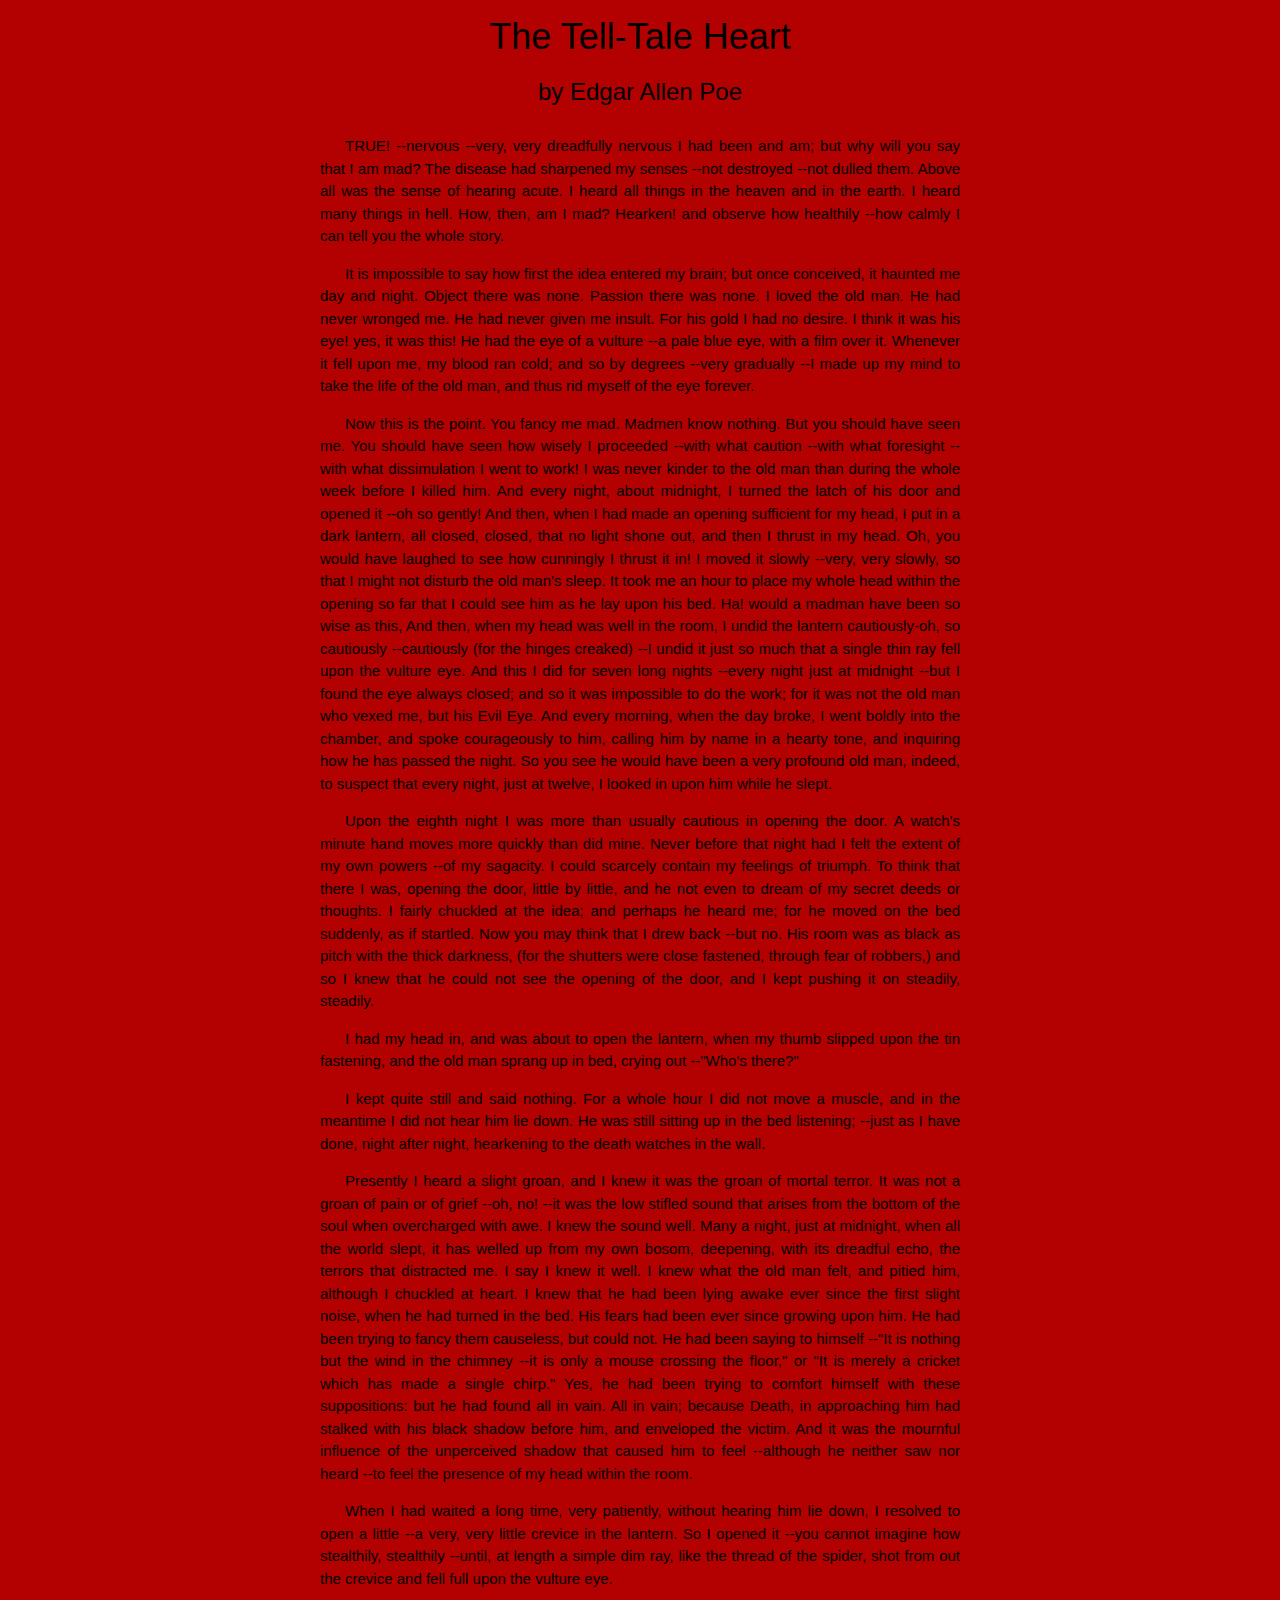
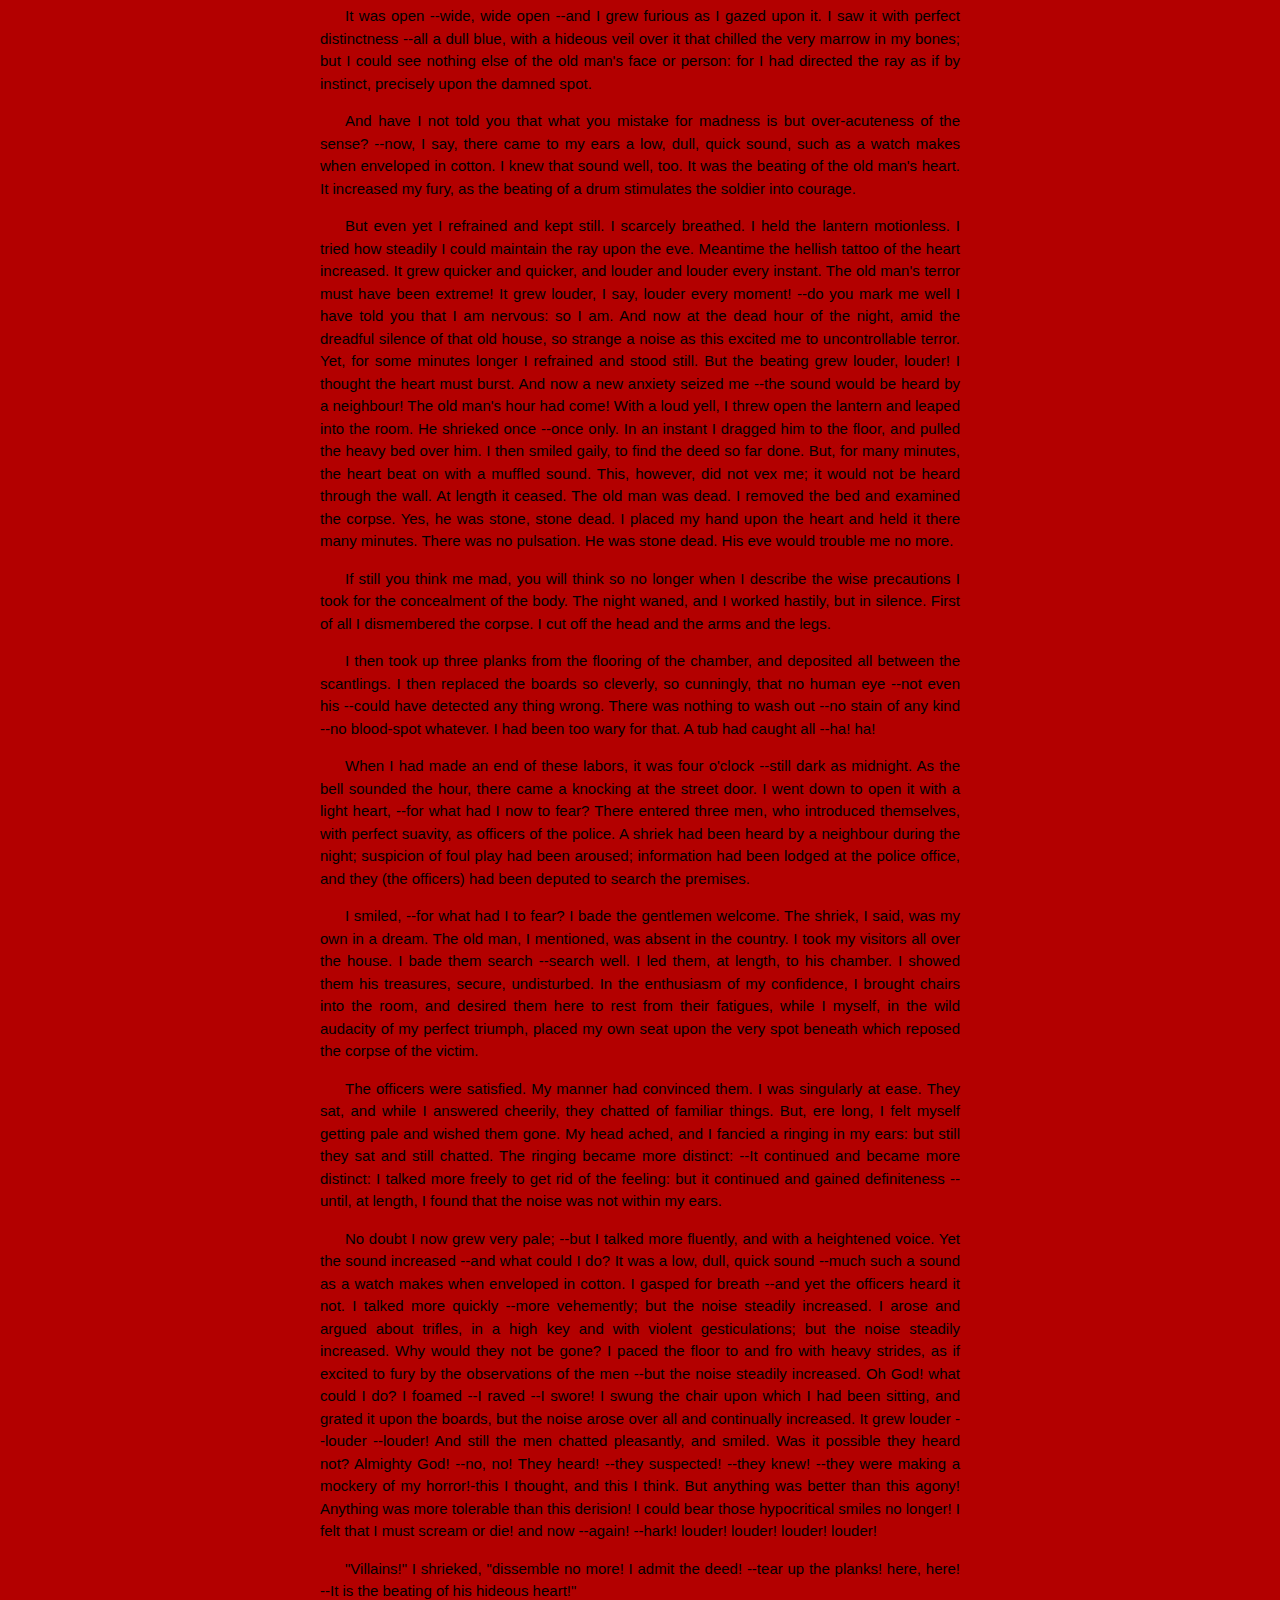
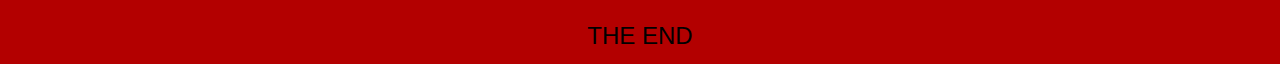
<file: core-interaction/deepattention/index.html>
<!doctype html>
<html>
  <head>
    <title>Deep Attention</title>
    <link rel= "stylesheet" href= "styles.css"/>
    <link href="https://fonts.googleapis.com/css?family=Crimson+Text" rel="stylesheet">
    <link rel="stylesheet" href="https://www.w3schools.com/w3css/4/w3.css">
  </head>
  <body>
    <div class="w3-container w3-center w3-animate-top">
      <h1>The Tell-Tale Heart</h1>
      <h3>by Edgar Allen Poe</h3>
    </div>
    <div>
      <p>TRUE! --nervous --very, very dreadfully nervous I had been and am; but why will you say that I am mad? The disease had sharpened my senses --not destroyed --not dulled them. Above all was the sense of hearing acute. I heard all things in the heaven and in the earth. I heard many things in hell. How, then, am I mad? Hearken! and observe how healthily --how calmly I can tell you the whole story.</p>
      <p>It is impossible to say how first the idea entered my brain; but once conceived, it haunted me day and night. Object there was none. Passion there was none. I loved the old man. He had never wronged me. He had never given me insult. For his gold I had no desire. I think it was his eye! yes, it was this! He had the eye of a vulture --a pale blue eye, with a film over it. Whenever it fell upon me, my blood ran cold; and so by degrees --very gradually --I made up my mind to take the life of the old man, and thus rid myself of the eye forever.</p>
      <p>Now this is the point. You fancy me mad. Madmen know nothing. But you should have seen me. You should have seen how wisely I proceeded --with what caution --with what foresight --with what dissimulation I went to work! I was never kinder to the old man than during the whole week before I killed him. And every night, about midnight, I turned the latch of his door and opened it --oh so gently! And then, when I had made an opening sufficient for my head, I put in a dark lantern, all closed, closed, that no light shone out, and then I thrust in my head. Oh, you would have laughed to see how cunningly I thrust it in! I moved it slowly --very, very slowly, so that I might not disturb the old man's sleep. It took me an hour to place my whole head within the opening so far that I could see him as he lay upon his bed. Ha! would a madman have been so wise as this, And then, when my head was well in the room, I undid the lantern cautiously-oh, so cautiously --cautiously (for the hinges creaked) --I undid it just so much that a single thin ray fell upon the vulture eye. And this I did for seven long nights --every night just at midnight --but I found the eye always closed; and so it was impossible to do the work; for it was not the old man who vexed me, but his Evil Eye. And every morning, when the day broke, I went boldly into the chamber, and spoke courageously to him, calling him by name in a hearty tone, and inquiring how he has passed the night. So you see he would have been a very profound old man, indeed, to suspect that every night, just at twelve, I looked in upon him while he slept.</p>
      <p>Upon the eighth night I was more than usually cautious in opening the door. A watch's minute hand moves more quickly than did mine. Never before that night had I felt the extent of my own powers --of my sagacity. I could scarcely contain my feelings of triumph. To think that there I was, opening the door, little by little, and he not even to dream of my secret deeds or thoughts. I fairly chuckled at the idea; and perhaps he heard me; for he moved on the bed suddenly, as if startled. Now you may think that I drew back --but no. His room was as black as pitch with the thick darkness, (for the shutters were close fastened, through fear of robbers,) and so I knew that he could not see the opening of the door, and I kept pushing it on steadily, steadily.</p>
      <p>I had my head in, and was about to open the lantern, when my thumb slipped upon the tin fastening, and the old man sprang up in bed, crying out --"Who's there?"</p>
      <p>I kept quite still and said nothing. For a whole hour I did not move a muscle, and in the meantime I did not hear him lie down. He was still sitting up in the bed listening; --just as I have done, night after night, hearkening to the death watches in the wall.</p>
      <p>Presently I heard a slight groan, and I knew it was the groan of mortal terror. It was not a groan of pain or of grief --oh, no! --it was the low stifled sound that arises from the bottom of the soul when overcharged with awe. I knew the sound well. Many a night, just at midnight, when all the world slept, it has welled up from my own bosom, deepening, with its dreadful echo, the terrors that distracted me. I say I knew it well. I knew what the old man felt, and pitied him, although I chuckled at heart. I knew that he had been lying awake ever since the first slight noise, when he had turned in the bed. His fears had been ever since growing upon him. He had been trying to fancy them causeless, but could not. He had been saying to himself --"It is nothing but the wind in the chimney --it is only a mouse crossing the floor," or "It is merely a cricket which has made a single chirp." Yes, he had been trying to comfort himself with these suppositions: but he had found all in vain. All in vain; because Death, in approaching him had stalked with his black shadow before him, and enveloped the victim. And it was the mournful influence of the unperceived shadow that caused him to feel --although he neither saw nor heard --to feel the presence of my head within the room.</p>
      <p>When I had waited a long time, very patiently, without hearing him lie down, I resolved to open a little --a very, very little crevice in the lantern. So I opened it --you cannot imagine how stealthily, stealthily --until, at length a simple dim ray, like the thread of the spider, shot from out the crevice and fell full upon the vulture eye.</p>
      <p>It was open --wide, wide open --and I grew furious as I gazed upon it. I saw it with perfect distinctness --all a dull blue, with a hideous veil over it that chilled the very marrow in my bones; but I could see nothing else of the old man's face or person: for I had directed the ray as if by instinct, precisely upon the damned spot.</p>
      <p>And have I not told you that what you mistake for madness is but over-acuteness of the sense? --now, I say, there came to my ears a low, dull, quick sound, such as a watch makes when enveloped in cotton. I knew that sound well, too. It was the beating of the old man's heart. It increased my fury, as the beating of a drum stimulates the soldier into courage.</p>
      <p>But even yet I refrained and kept still. I scarcely breathed. I held the lantern motionless. I tried how steadily I could maintain the ray upon the eve. Meantime the hellish tattoo of the heart increased. It grew quicker and quicker, and louder and louder every instant. The old man's terror must have been extreme! It grew louder, I say, louder every moment! --do you mark me well I have told you that I am nervous: so I am. And now at the dead hour of the night, amid the dreadful silence of that old house, so strange a noise as this excited me to uncontrollable terror. Yet, for some minutes longer I refrained and stood still. But the beating grew louder, louder! I thought the heart must burst. And now a new anxiety seized me --the sound would be heard by a neighbour! The old man's hour had come! With a loud yell, I threw open the lantern and leaped into the room. He shrieked once --once only. In an instant I dragged him to the floor, and pulled the heavy bed over him. I then smiled gaily, to find the deed so far done. But, for many minutes, the heart beat on with a muffled sound. This, however, did not vex me; it would not be heard through the wall. At length it ceased. The old man was dead. I removed the bed and examined the corpse. Yes, he was stone, stone dead. I placed my hand upon the heart and held it there many minutes. There was no pulsation. He was stone dead. His eve would trouble me no more.</p>
      <p>If still you think me mad, you will think so no longer when I describe the wise precautions I took for the concealment of the body. The night waned, and I worked hastily, but in silence. First of all I dismembered the corpse. I cut off the head and the arms and the legs.</p>
      <p>I then took up three planks from the flooring of the chamber, and deposited all between the scantlings. I then replaced the boards so cleverly, so cunningly, that no human eye --not even his --could have detected any thing wrong. There was nothing to wash out --no stain of any kind --no blood-spot whatever. I had been too wary for that. A tub had caught all --ha! ha!</p>
      <p>When I had made an end of these labors, it was four o'clock --still dark as midnight. As the bell sounded the hour, there came a knocking at the street door. I went down to open it with a light heart, --for what had I now to fear? There entered three men, who introduced themselves, with perfect suavity, as officers of the police. A shriek had been heard by a neighbour during the night; suspicion of foul play had been aroused; information had been lodged at the police office, and they (the officers) had been deputed to search the premises.</p>
      <p>I smiled, --for what had I to fear? I bade the gentlemen welcome. The shriek, I said, was my own in a dream. The old man, I mentioned, was absent in the country. I took my visitors all over the house. I bade them search --search well. I led them, at length, to his chamber. I showed them his treasures, secure, undisturbed. In the enthusiasm of my confidence, I brought chairs into the room, and desired them here to rest from their fatigues, while I myself, in the wild audacity of my perfect triumph, placed my own seat upon the very spot beneath which reposed the corpse of the victim.</p>
      <p>The officers were satisfied. My manner had convinced them. I was singularly at ease. They sat, and while I answered cheerily, they chatted of familiar things. But, ere long, I felt myself getting pale and wished them gone. My head ached, and I fancied a ringing in my ears: but still they sat and still chatted. The ringing became more distinct: --It continued and became more distinct: I talked more freely to get rid of the feeling: but it continued and gained definiteness --until, at length, I found that the noise was not within my ears.</p>
      <p>No doubt I now grew very pale; --but I talked more fluently, and with a heightened voice. Yet the sound increased --and what could I do? It was a low, dull, quick sound --much such a sound as a watch makes when enveloped in cotton. I gasped for breath --and yet the officers heard it not. I talked more quickly --more vehemently; but the noise steadily increased. I arose and argued about trifles, in a high key and with violent gesticulations; but the noise steadily increased. Why would they not be gone? I paced the floor to and fro with heavy strides, as if excited to fury by the observations of the men --but the noise steadily increased. Oh God! what could I do? I foamed --I raved --I swore! I swung the chair upon which I had been sitting, and grated it upon the boards, but the noise arose over all and continually increased. It grew louder --louder --louder! And still the men chatted pleasantly, and smiled. Was it possible they heard not? Almighty God! --no, no! They heard! --they suspected! --they knew! --they were making a mockery of my horror!-this I thought, and this I think. But anything was better than this agony! Anything was more tolerable than this derision! I could bear those hypocritical smiles no longer! I felt that I must scream or die! and now --again! --hark! louder! louder! louder! louder!</p>
      <p>"Villains!" I shrieked, "dissemble no more! I admit the deed! --tear up the planks! here, here! --It is the beating of his hideous heart!"</p>
    </div>
    <h3>THE END</h3>
  </body>
</html>
</file>
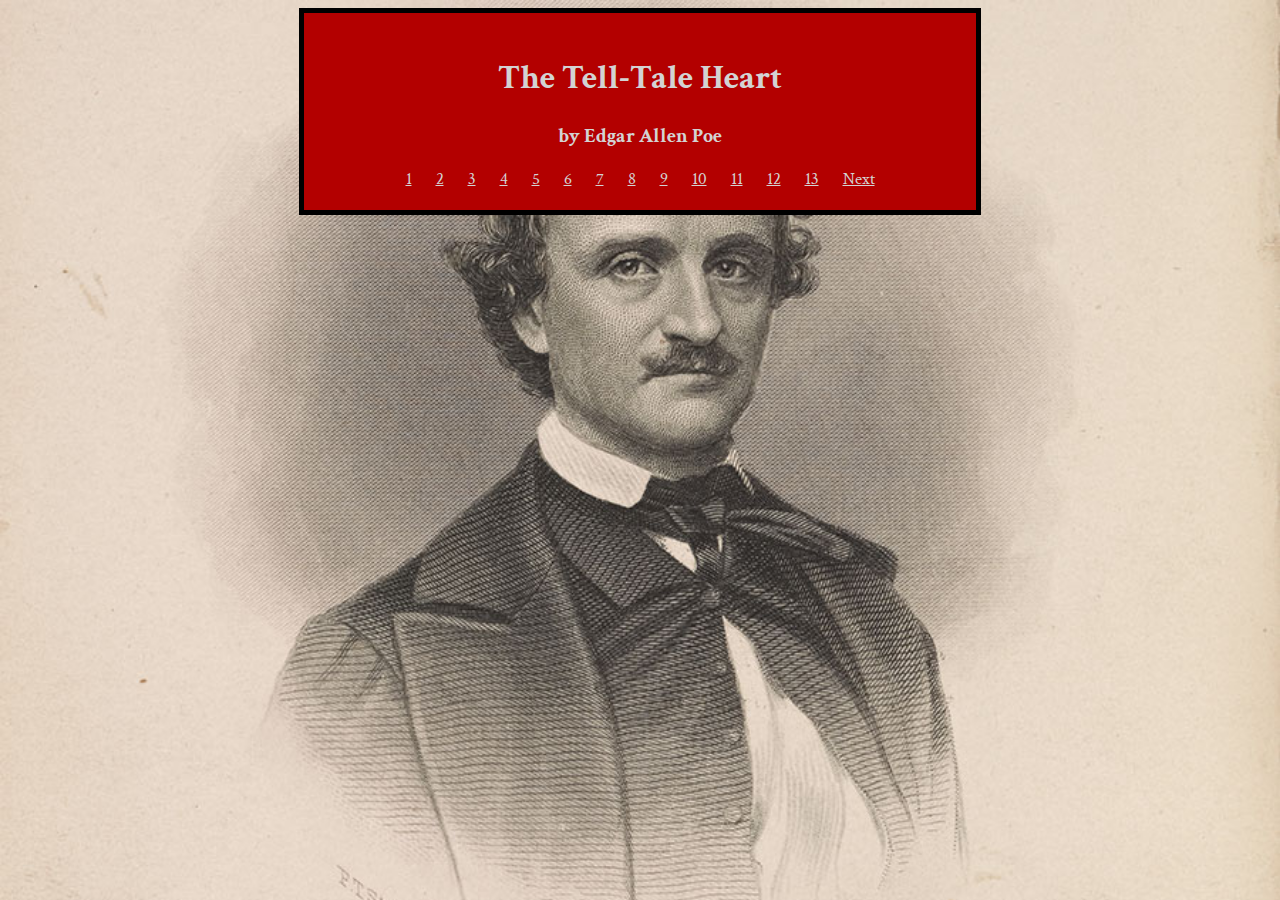
<file: core-interaction/hyperattention/index.html>
<!doctype html>
<html>
<head>
  <title>Hyper Attention</title>
  <link rel= "stylesheet" href= "styles.css"/>
  <link href="https://fonts.googleapis.com/css?family=Crimson+Text" rel="stylesheet">
  <style>
    body{
      background-image: url("pictures/edgarallenpoe.jpg");
      background-size: 100%;
    }
  </style>
</head>
<body>
  <div>
    <h1>The Tell-Tale Heart</h1>
    <h3>by Edgar Allen Poe</h3>
      <a href="index.html">1</a>
      <a href="1.html">2</a>
      <a href="2.html">3</a>
      <a href="3.html">4</a>
      <a href="4.html">5</a>
      <a href="5.html">6</a>
      <a href="6.html">7</a>
      <a href="7.html">8</a>
      <a href="8.html">9</a>
      <a href="9.html">10</a>
      <a href="10.html">11</a>
      <a href="11.html">12</a>
      <a href="12.html">13</a>
      <a href="1.html">Next</a>
  </div>
</body>
</html>
</file>
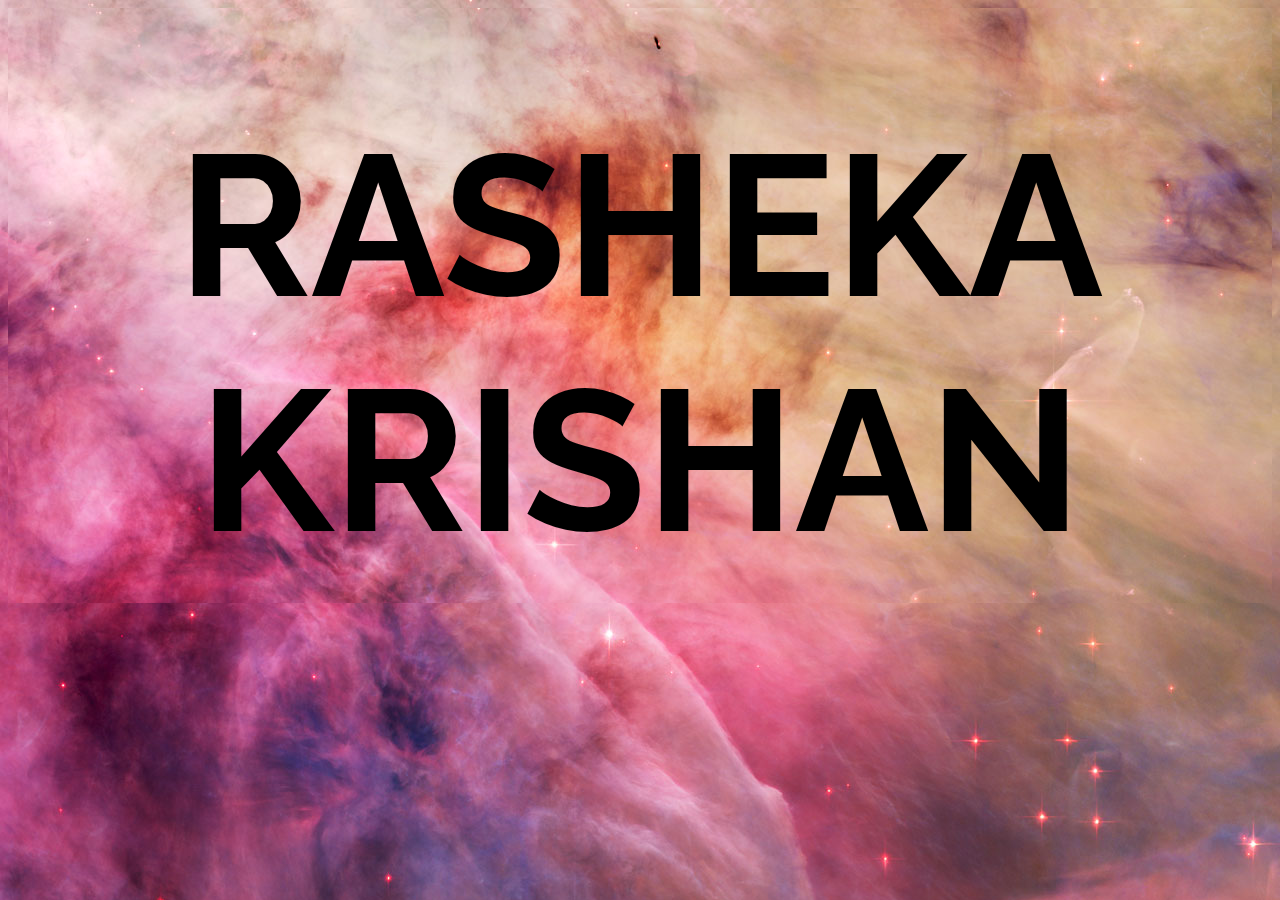
<file: core-interaction/Portfolio/index.html>
<!DOCTYPE HTML>
<html lang="en">
    <head>
        <meta charset="utf-8">
        <meta name="description" content="A page for exploring basic HTML documents">
        <title>Portfolio Site</title>
        <link href="https://fonts.googleapis.com/css?family=Raleway" rel="stylesheet">
        <style>
        	html, body{
			    font-family: 'Raleway', sans-serif;
        		background-image: url("descargar-fondos-de-pantalla-nebulosa.jpg")
        	}

        	h1 {
			    margin: 0 !important;
			    font-size: 200px;
			    text-align: center;
			    padding-top: 100px;
			    padding-bottom: 25px;
			}

        	a {
			    display: inline-block;
			    color: black;
			    text-decoration: none;
			}

			a:hover {
				text-shadow: 2px 10px 5px #323299;
			    color: #098CDE;
			}
        </style>
    </head>
    <body>
        <h1> <a href="portfolio.html">RASHEKA KRISHAN</a> </h1>
    </body>
<!DOCTYPE html>
</html>
</file>
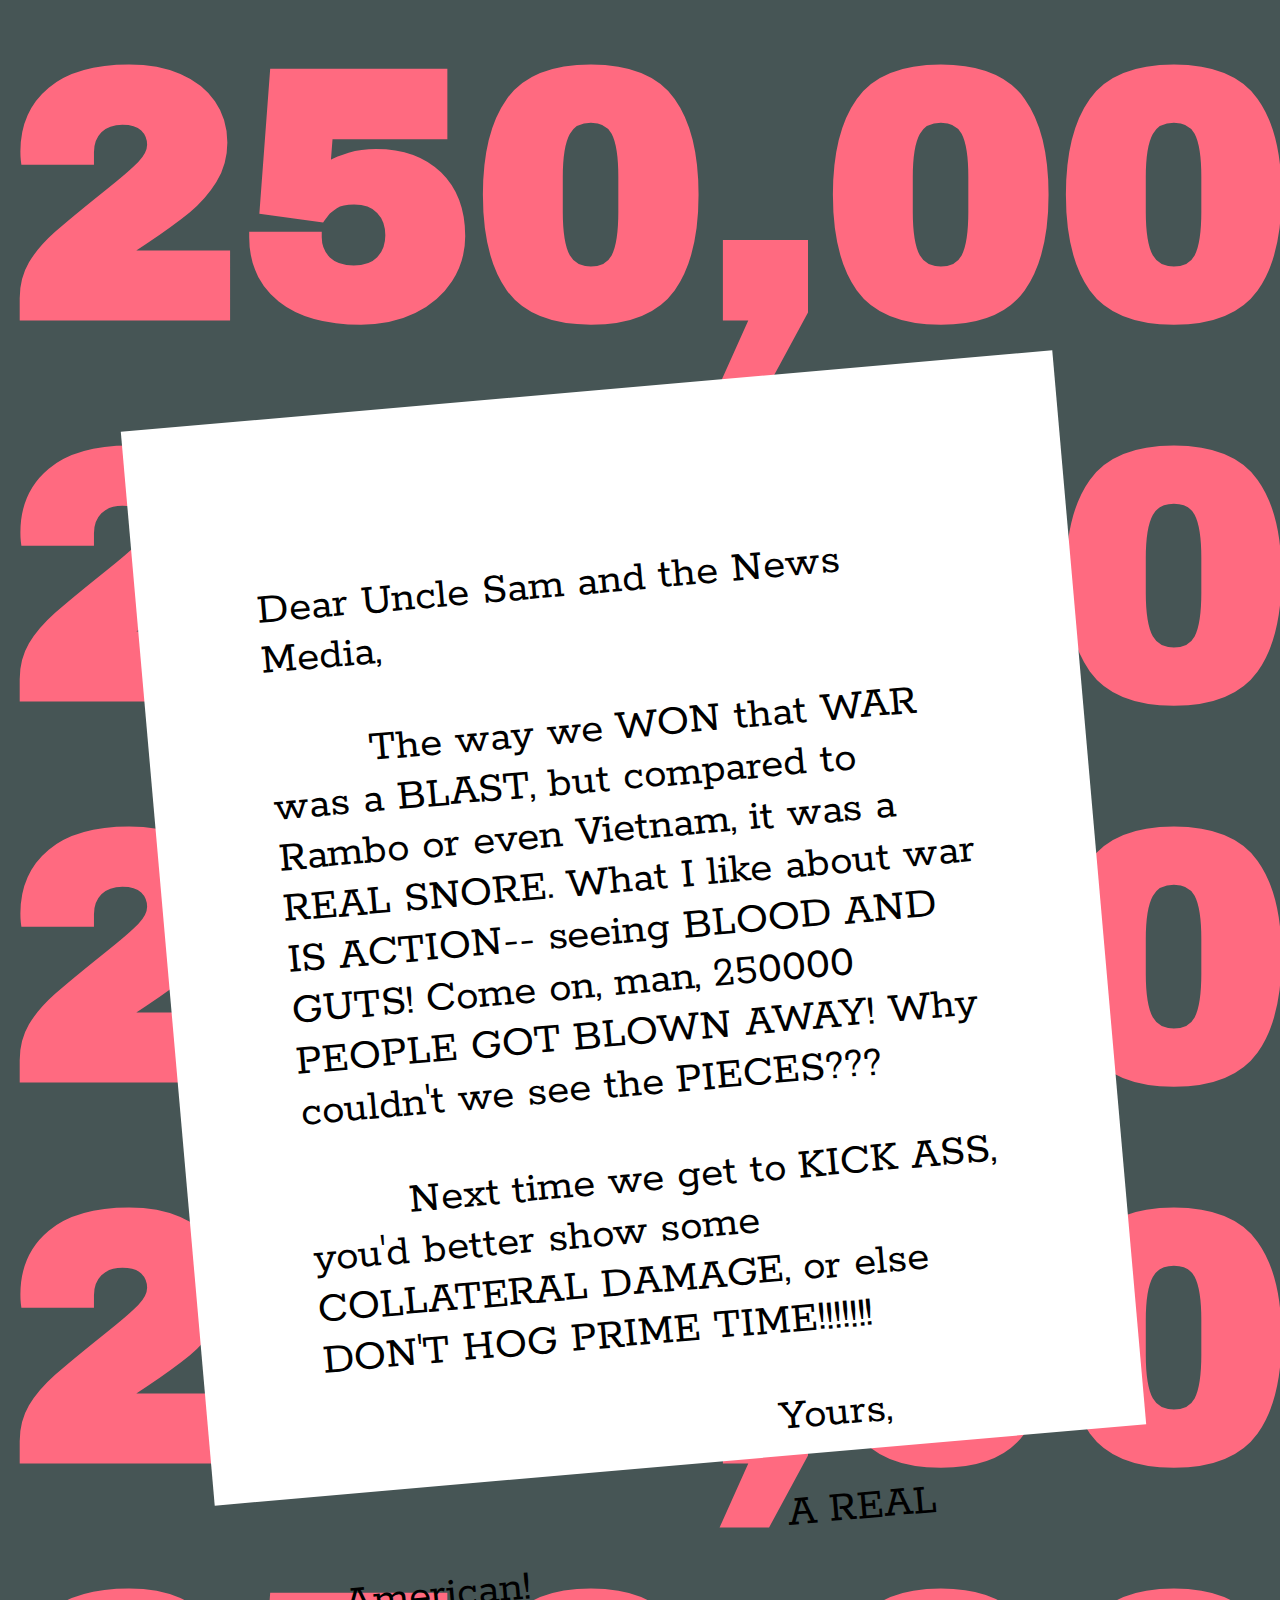
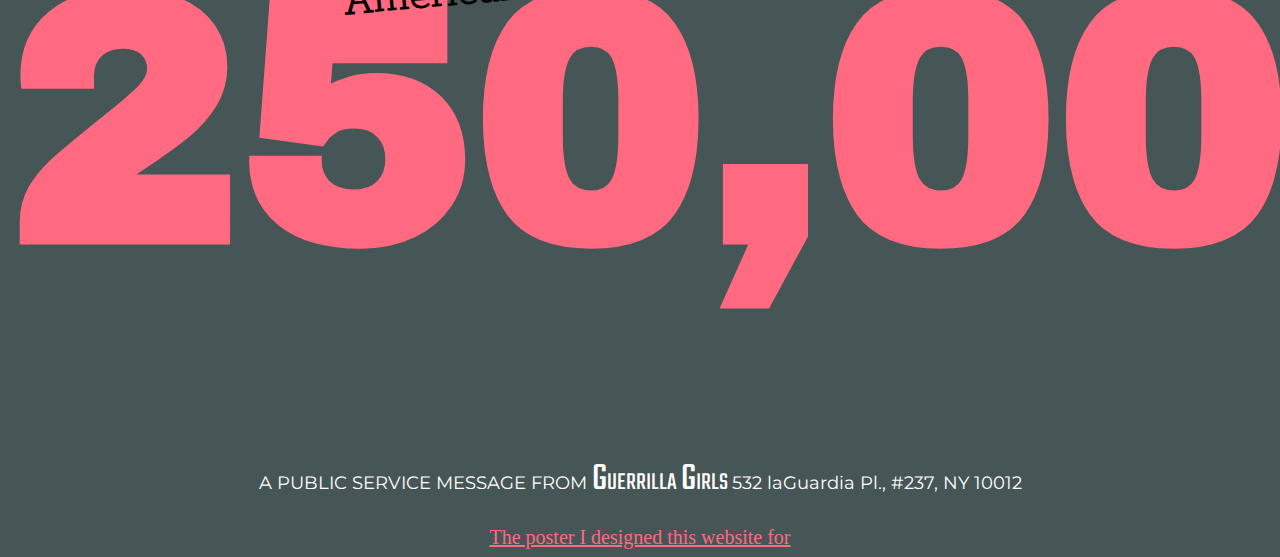
<file: core-interaction/poster/index.html>
<!doctype html>
<html>
  <head>
    <title> CSS Layout </title>
    <link rel = "stylesheet" href="styles.css">
<link href="https://fonts.googleapis.com/css?family=Archivo+Black|Montserrat|Rokkitt|Teko:700" rel="stylesheet">
  </head>
  <body>
    <div class="numbers">
      <h1> 250,000 </h1>
      <div class="writing">
        <p> Dear Uncle Sam and the News Media, </p>
        <p class="indent"> The way we WON that WAR was a BLAST, but compared to Rambo or even Vietnam, it was a REAL SNORE. What I like about war IS ACTION-- seeing BLOOD AND GUTS! Come on, man, 250000 PEOPLE GOT BLOWN AWAY! Why couldn't we see the PIECES??? </p>
        <p class="indent"> Next time we get to KICK ASS, you'd better show some COLLATERAL DAMAGE, or else DON'T HOG PRIME TIME!!!!!!!</p>
        <p class="signature"> Yours, </p>
        <p class="signature"> A REAL American! </p>
      </div>
      <h1> 250,000
           250,000
           250,000
           250,000 </h1>
    </div>
    <p class="message"> A PUBLIC SERVICE MESSAGE FROM <span class="brandName"> <span class="letter">G</span>UERRILLA <span class="letter">G</span>IRLS </span> 532 laGuardia Pl., #237, NY 10012 </p>
    <div class="link">
      <a href="https://collection.cooperhewitt.org/objects/18645715/"> The poster I designed this website for </a>
    </div>
  </body>
</html>
</file>
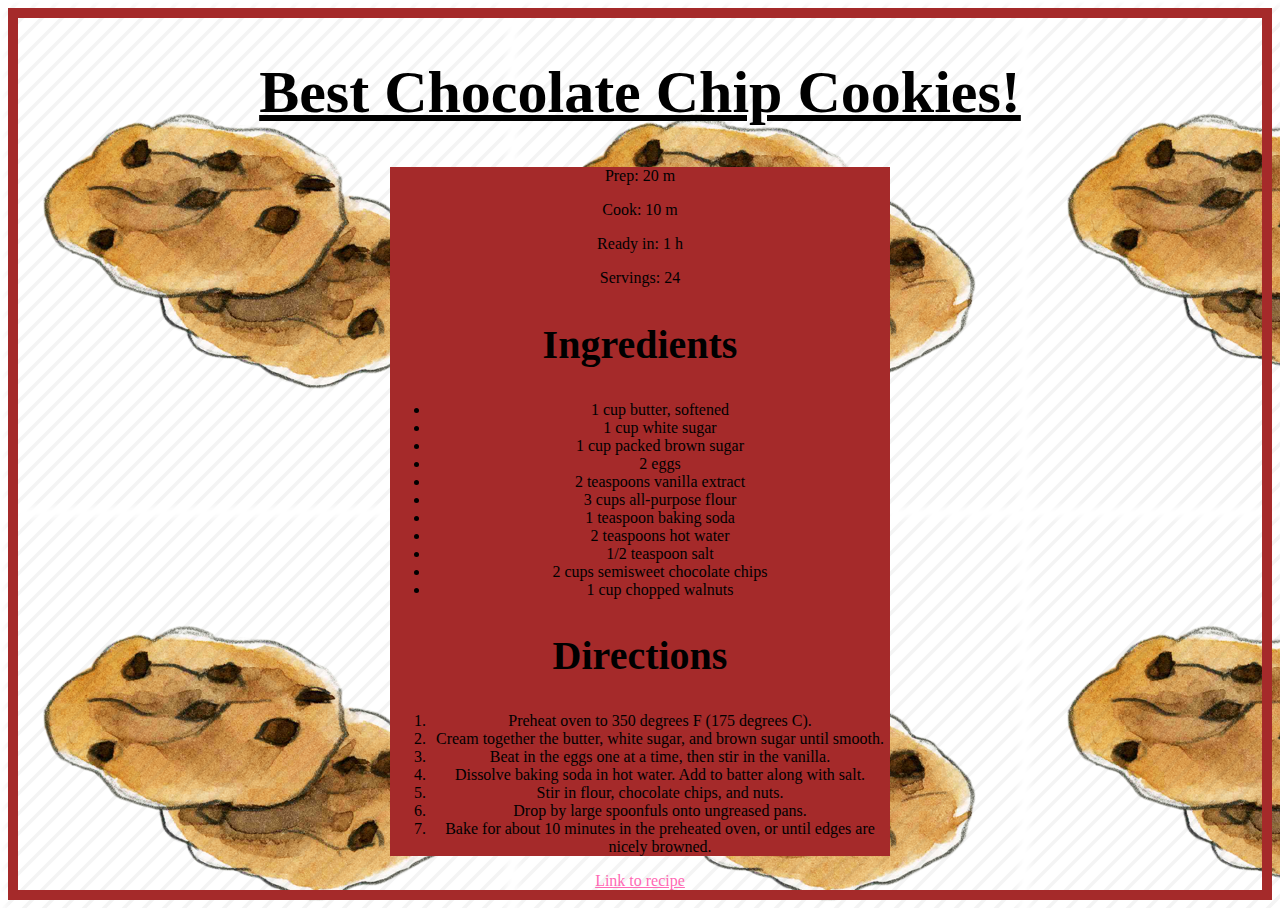
<file: core-interaction/Recipe/index.html>
<!doctype html>
<html>
  <head>
    <title>Recipe</title>
    <link rel= "stylesheet" href= "styles.css"/>
  </head>

  <body>
  <h1> Best Chocolate Chip Cookies! </h1>
  <div class = "pback">
    <p> Prep: 20 m </p>
    <p> Cook: 10 m </p>
    <p> Ready in: 1 h </p>
    <p> Servings: 24 </p>
  <h2> Ingredients </h2>
    <ul>
      <li> 1 cup butter, softened </li>
      <li> 1 cup white sugar </li>
      <li> 1 cup packed brown sugar </li>
      <li> 2 eggs </li>
      <li> 2 teaspoons vanilla extract </li>
      <li> 3 cups all-purpose flour </li>
      <li> 1 teaspoon baking soda </li>
      <li> 2 teaspoons hot water </li>
      <li> 1/2 teaspoon salt </li>
      <li> 2 cups semisweet chocolate chips </li>
      <li> 1 cup chopped walnuts </li>
    </ul>
  <h2> Directions </h2>
    <ol>
      <li>Preheat oven to 350 degrees F (175 degrees C).</li>
      <li>Cream together the butter, white sugar, and brown sugar until smooth.</li>
      <li>Beat in the eggs one at a time, then stir in the vanilla.</li>
      <li>Dissolve baking soda in hot water. Add to batter along with salt.</li>
      <li>Stir in flour, chocolate chips, and nuts.</li>
      <li>Drop by large spoonfuls onto ungreased pans.</li>
      <li>Bake for about 10 minutes in the preheated oven, or until edges are nicely browned.</li>
    </ol>
  </div>
  <a href="http://allrecipes.com/recipe/10813/best-chocolate-chip-cookies/"> Link to recipe </a>
  </body>
</html>
</file>
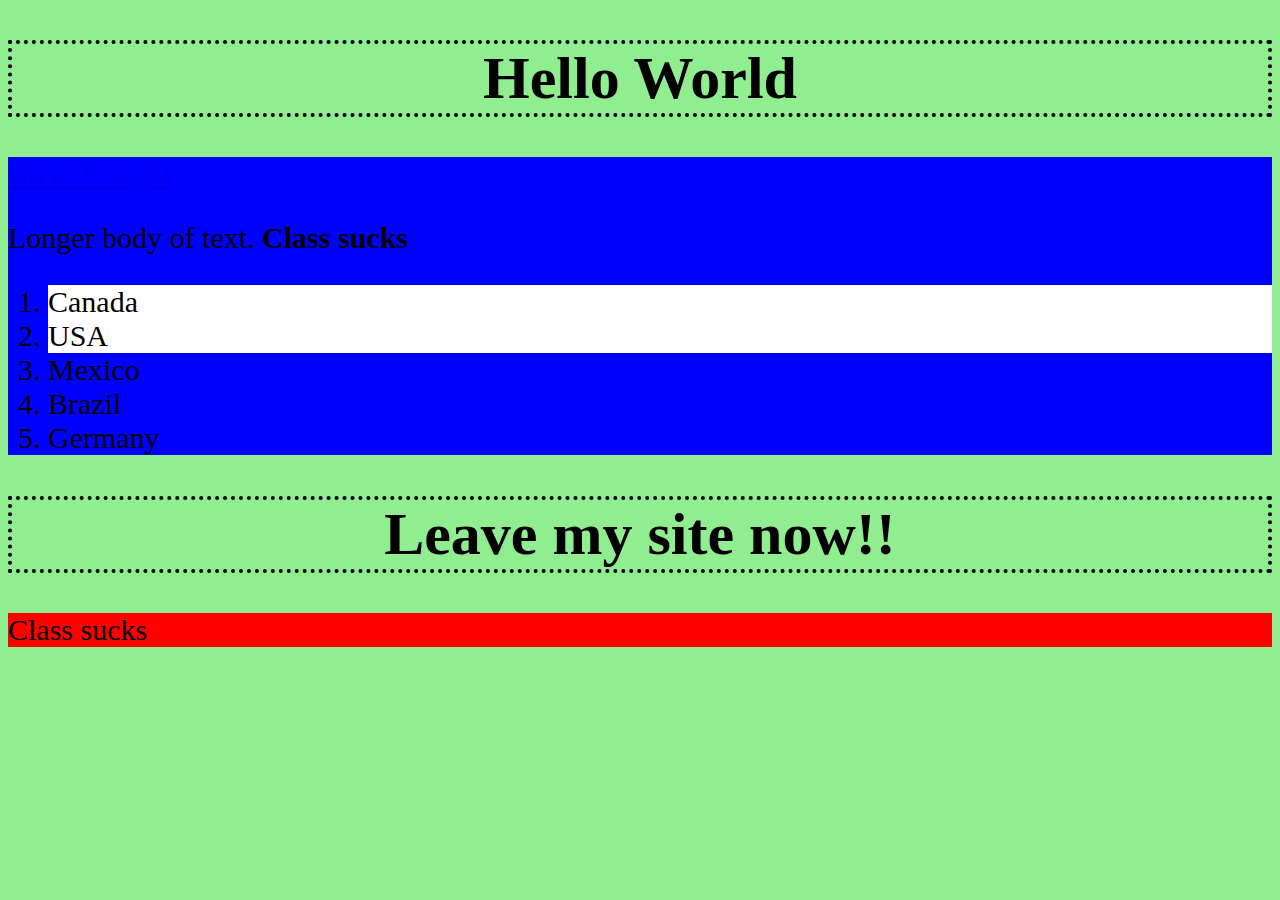
<file: core-interaction/Review/index.html>
<!doctype html>
<html>
  <head>
    <title>My Website</title>
    <link rel= "stylesheet" href= "styles.css"/>
  </head>

  <body>
    <h1> Hello World </h1>
    <div id = "good">
      <a href="https://www.google.com/"> Go to Google </a>
      <p>
        Longer body of text. <strong> Class sucks </strong>
      </p>
        <ol>
          <li class = "sa">Canada</li>
          <li class = "sa">USA</li>
          <li>Mexico</li>
          <li>Brazil</li>
          <li>Germany</li>
        </ol>
    </div>

    <h1> Leave my site now!! </h1>
    <div id = "evil">
        <p> Class sucks </p>
    </div>
  </body>

</html>
</file>
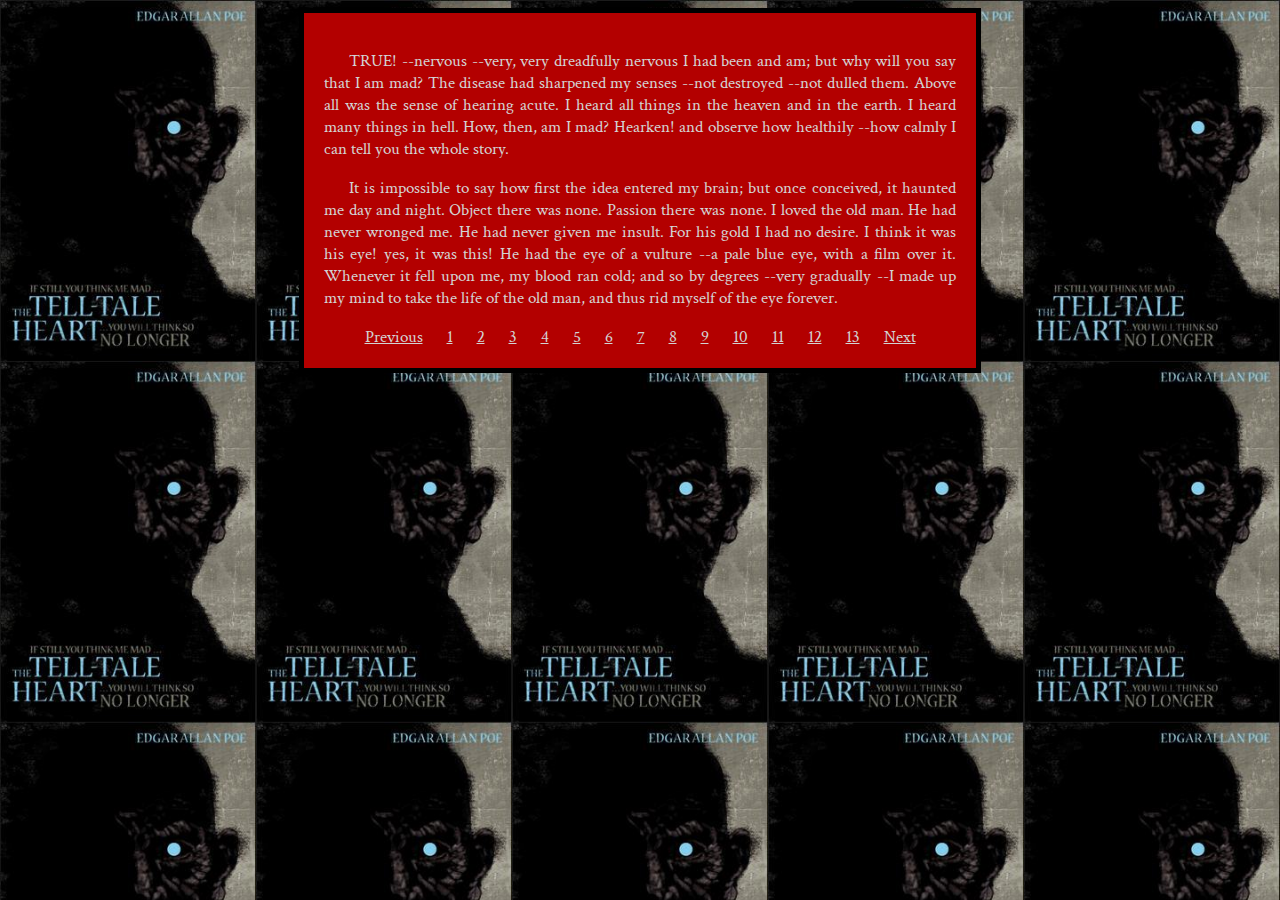
<file: core-interaction/hyperattention/1.html>
<!doctype html>
<html>
<head>
  <title>Hyper Attention</title>
  <link rel= "stylesheet" href= "styles.css"/>
  <link href="https://fonts.googleapis.com/css?family=Crimson+Text" rel="stylesheet">
<style>
  body{
    background-image: url("pictures/eyeposter.jpg");
    background-size: 20%;
  }
</style>
</head>
<body>
  <div>
    <p>TRUE! --nervous --very, very dreadfully nervous I had been and am; but why will you say that I am mad? The disease had sharpened my senses --not destroyed --not dulled them. Above all was the sense of hearing acute. I heard all things in the heaven and in the earth. I heard many things in hell. How, then, am I mad? Hearken! and observe how healthily --how calmly I can tell you the whole story.</p>
    <p>It is impossible to say how first the idea entered my brain; but once conceived, it haunted me day and night. Object there was none. Passion there was none. I loved the old man. He had never wronged me. He had never given me insult. For his gold I had no desire. I think it was his eye! yes, it was this! He had the eye of a vulture --a pale blue eye, with a film over it. Whenever it fell upon me, my blood ran cold; and so by degrees --very gradually --I made up my mind to take the life of the old man, and thus rid myself of the eye forever.</p>
      <a href="index.html">Previous</a>
      <a href="index.html">1</a>
      <a href="1.html">2</a>
      <a href="2.html">3</a>
      <a href="3.html">4</a>
      <a href="4.html">5</a>
      <a href="5.html">6</a>
      <a href="6.html">7</a>
      <a href="7.html">8</a>
      <a href="8.html">9</a>
      <a href="9.html">10</a>
      <a href="10.html">11</a>
      <a href="11.html">12</a>
      <a href="12.html">13</a>
      <a href="2.html">Next</a>
  </div>
</body>
</html>
</file>
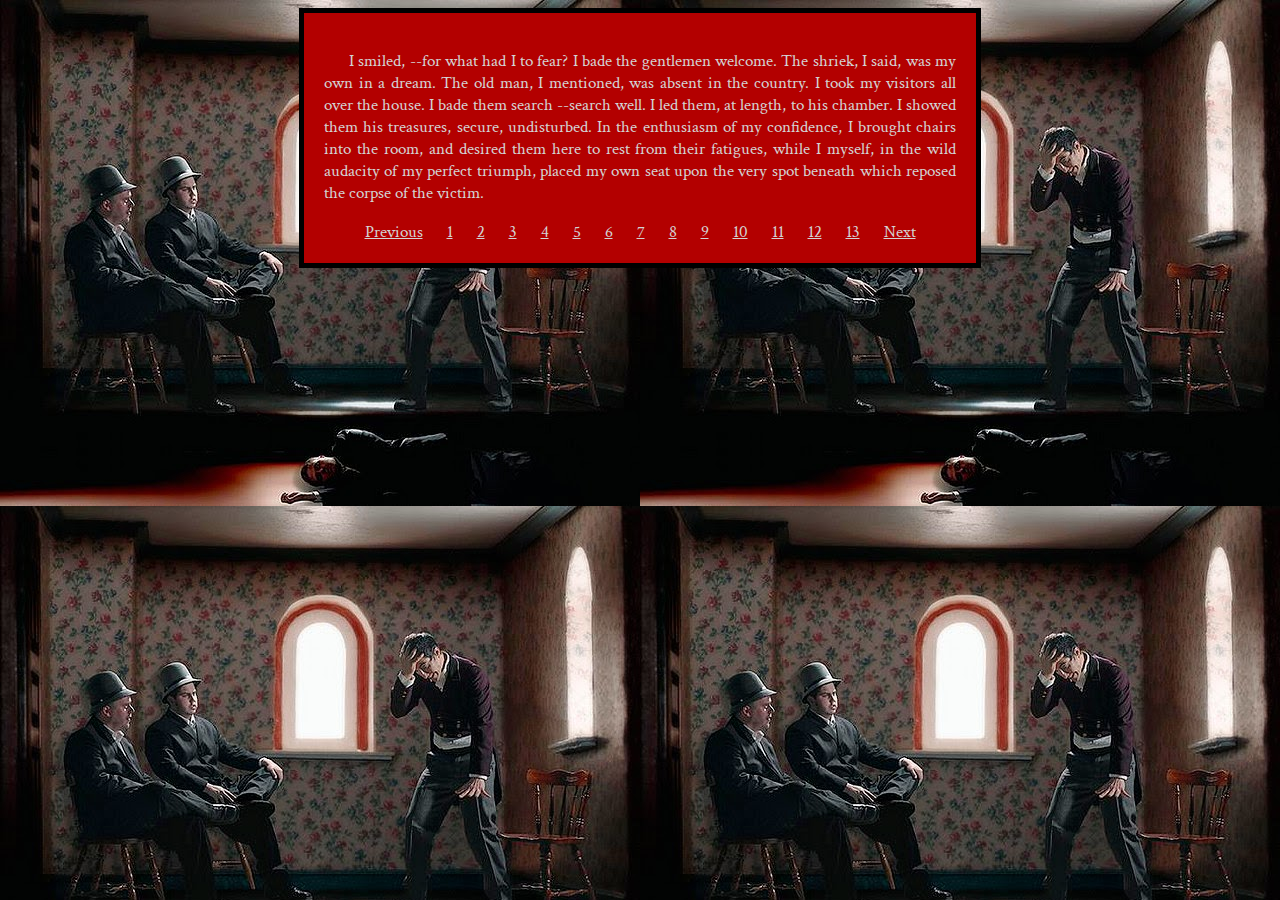
<file: core-interaction/hyperattention/10.html>
<!doctype html>
<html>
<head>
  <title>Hyper Attention</title>
  <link rel= "stylesheet" href= "styles.css"/>
  <link href="https://fonts.googleapis.com/css?family=Crimson+Text" rel="stylesheet">
  <style>
    body{
      background-image: url("pictures/officers.jpg");
    }
  </style>
</head>
<body>
  <div>
    <p>I smiled, --for what had I to fear? I bade the gentlemen welcome. The shriek, I said, was my own in a dream. The old man, I mentioned, was absent in the country. I took my visitors all over the house. I bade them search --search well. I led them, at length, to his chamber. I showed them his treasures, secure, undisturbed. In the enthusiasm of my confidence, I brought chairs into the room, and desired them here to rest from their fatigues, while I myself, in the wild audacity of my perfect triumph, placed my own seat upon the very spot beneath which reposed the corpse of the victim.</p>
      <a href="9.html">Previous</a>
      <a href="index.html">1</a>
      <a href="1.html">2</a>
      <a href="2.html">3</a>
      <a href="3.html">4</a>
      <a href="4.html">5</a>
      <a href="5.html">6</a>
      <a href="6.html">7</a>
      <a href="7.html">8</a>
      <a href="8.html">9</a>
      <a href="9.html">10</a>
      <a href="10.html">11</a>
      <a href="11.html">12</a>
      <a href="12.html">13</a>
      <a href="11.html">Next</a>
  </div>
</body>
</html>
</file>
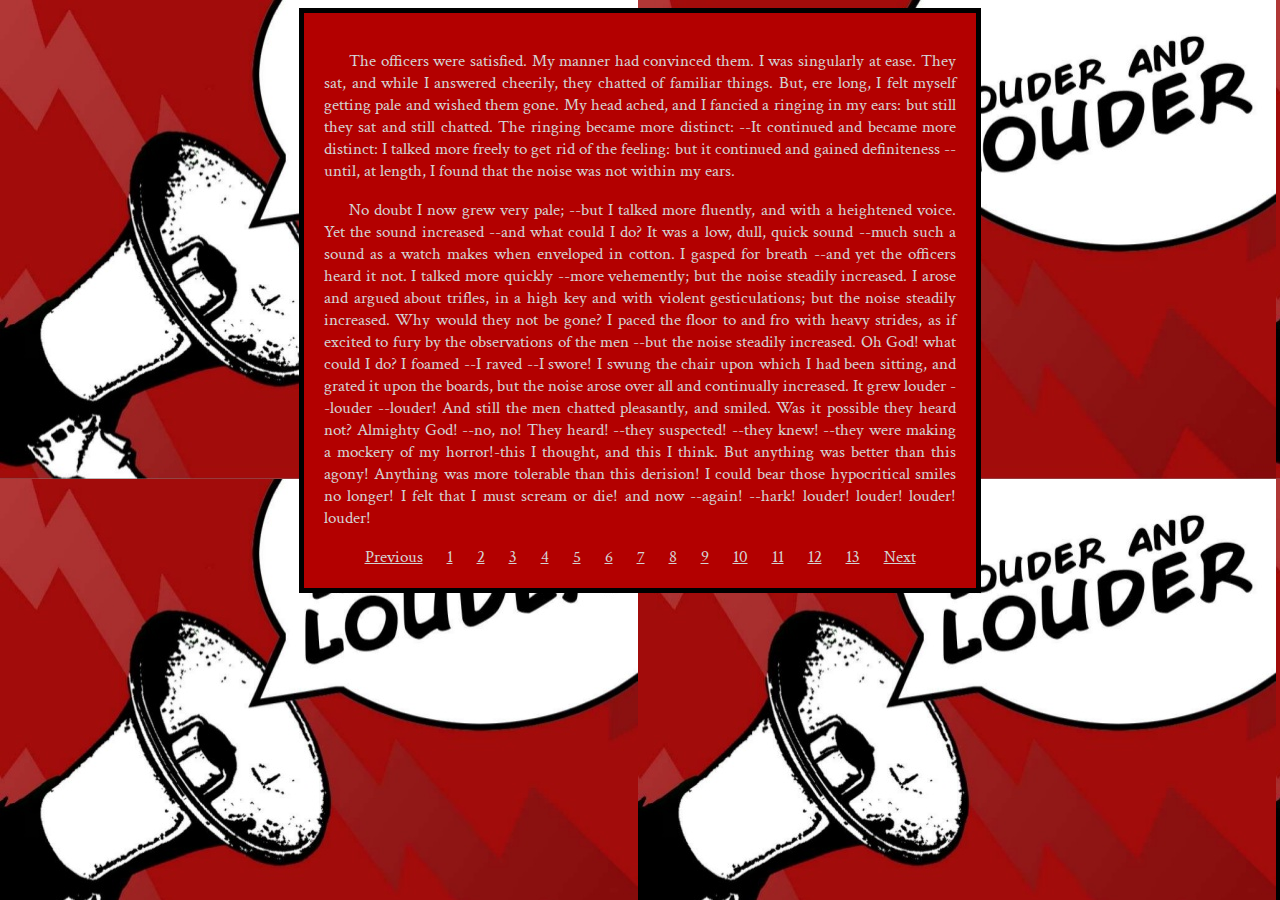
<file: core-interaction/hyperattention/11.html>
<!doctype html>
<html>
<head>
  <title>Hyper Attention</title>
  <link rel= "stylesheet" href= "styles.css"/>
  <link href="https://fonts.googleapis.com/css?family=Crimson+Text" rel="stylesheet">
  <style>
    body{
      background-image: url("pictures/louder.jpg");
    }
  </style>
</head>
<body>
  <audio autoplay>
    <source src="sounds/ringing.mp3" type="audio/mpeg">
  </audio>

  <div>
    <p>The officers were satisfied. My manner had convinced them. I was singularly at ease. They sat, and while I answered cheerily, they chatted of familiar things. But, ere long, I felt myself getting pale and wished them gone. My head ached, and I fancied a ringing in my ears: but still they sat and still chatted. The ringing became more distinct: --It continued and became more distinct: I talked more freely to get rid of the feeling: but it continued and gained definiteness --until, at length, I found that the noise was not within my ears.</p>
    <p>No doubt I now grew very pale; --but I talked more fluently, and with a heightened voice. Yet the sound increased --and what could I do? It was a low, dull, quick sound --much such a sound as a watch makes when enveloped in cotton. I gasped for breath --and yet the officers heard it not. I talked more quickly --more vehemently; but the noise steadily increased. I arose and argued about trifles, in a high key and with violent gesticulations; but the noise steadily increased. Why would they not be gone? I paced the floor to and fro with heavy strides, as if excited to fury by the observations of the men --but the noise steadily increased. Oh God! what could I do? I foamed --I raved --I swore! I swung the chair upon which I had been sitting, and grated it upon the boards, but the noise arose over all and continually increased. It grew louder --louder --louder! And still the men chatted pleasantly, and smiled. Was it possible they heard not? Almighty God! --no, no! They heard! --they suspected! --they knew! --they were making a mockery of my horror!-this I thought, and this I think. But anything was better than this agony! Anything was more tolerable than this derision! I could bear those hypocritical smiles no longer! I felt that I must scream or die! and now --again! --hark! louder! louder! louder! louder!</p>
      <a href="10.html">Previous</a>
      <a href="index.html">1</a>
      <a href="1.html">2</a>
      <a href="2.html">3</a>
      <a href="3.html">4</a>
      <a href="4.html">5</a>
      <a href="5.html">6</a>
      <a href="6.html">7</a>
      <a href="7.html">8</a>
      <a href="8.html">9</a>
      <a href="9.html">10</a>
      <a href="10.html">11</a>
      <a href="11.html">12</a>
      <a href="12.html">13</a>
      <a href="12.html">Next</a>
  </div>
</body>
</html>
</file>
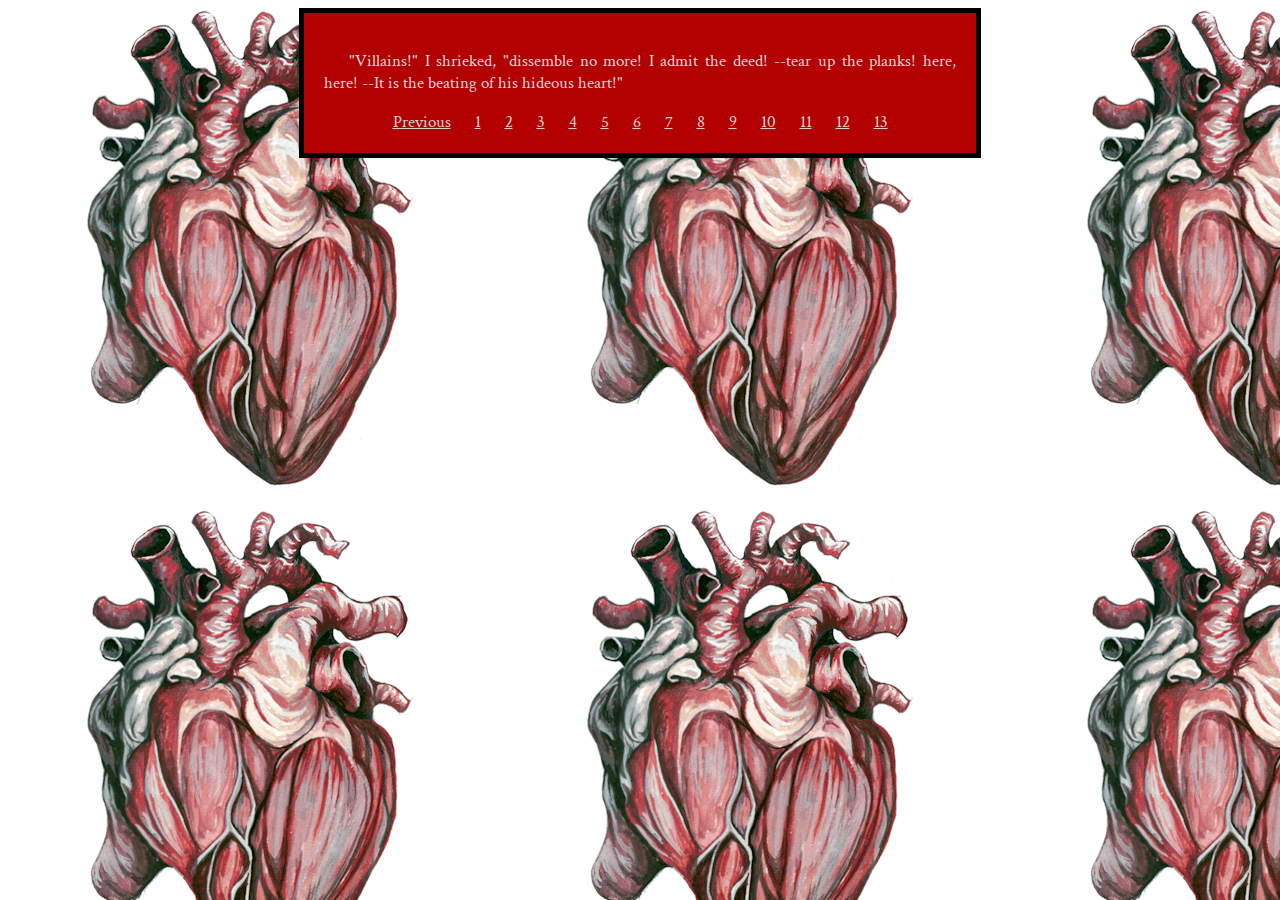
<file: core-interaction/hyperattention/12.html>
<!doctype html>
<html>
<head>
  <title>Hyper Attention</title>
  <link rel= "stylesheet" href= "styles.css"/>
  <link href="https://fonts.googleapis.com/css?family=Crimson+Text" rel="stylesheet">
  <style>
    body{
      background-image: url("pictures/heartbeat2.gif");
    }
  </style>
</head>
<body>
  <audio autoplay loop>
    <source src="sounds/heartbeat2.mp3" type="audio/mpeg">
  </audio>

  <div>
    <p>"Villains!" I shrieked, "dissemble no more! I admit the deed! --tear up the planks! here, here! --It is the beating of his hideous heart!"</p>
      <a href="11.html">Previous</a>
      <a href="index.html">1</a>
      <a href="1.html">2</a>
      <a href="2.html">3</a>
      <a href="3.html">4</a>
      <a href="4.html">5</a>
      <a href="5.html">6</a>
      <a href="6.html">7</a>
      <a href="7.html">8</a>
      <a href="8.html">9</a>
      <a href="9.html">10</a>
      <a href="10.html">11</a>
      <a href="11.html">12</a>
      <a href="12.html">13</a>
  </div>
</body>
</html>
</file>
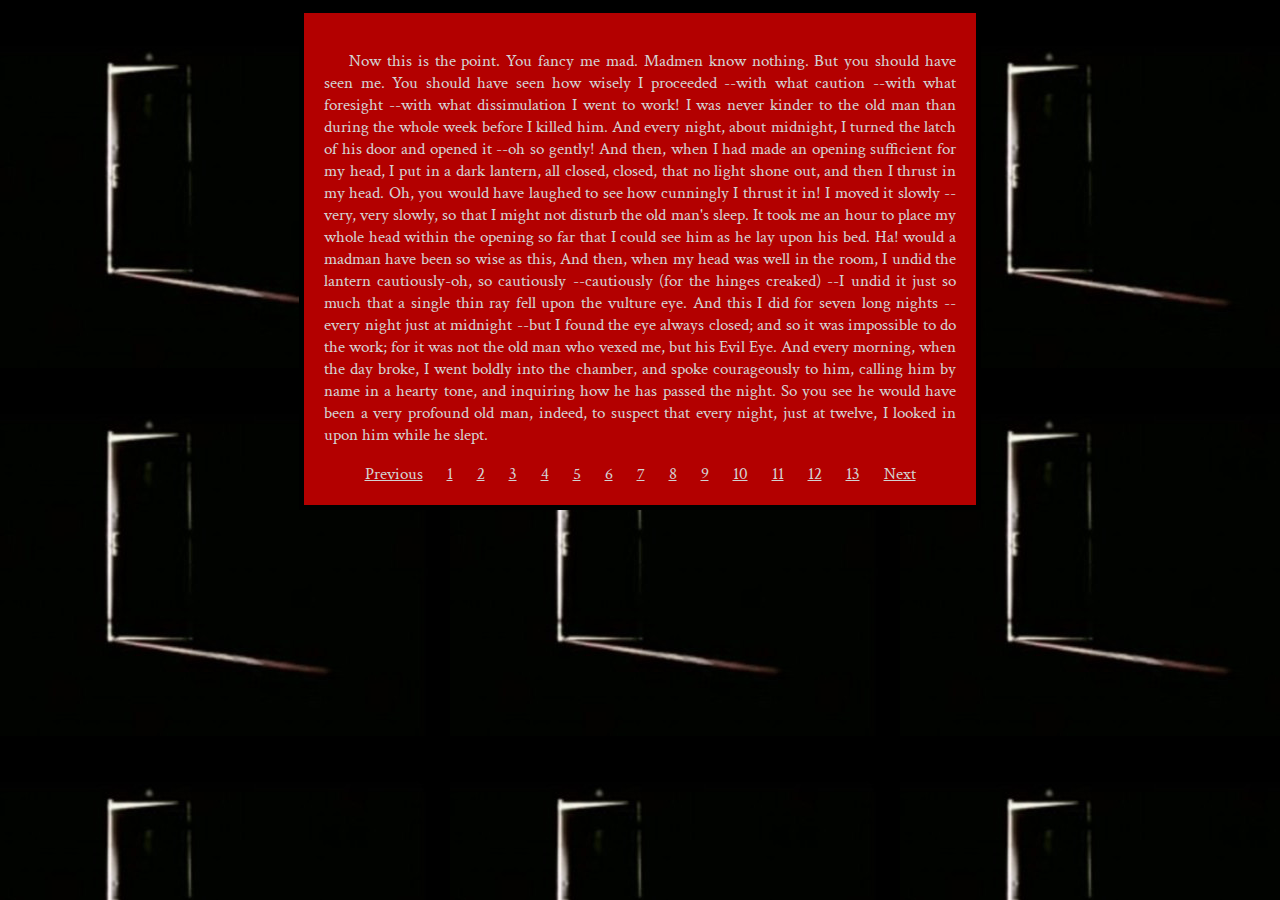
<file: core-interaction/hyperattention/2.html>
<!doctype html>
<html>
<head>
  <title>Hyper Attention</title>
  <link rel= "stylesheet" href= "styles.css"/>
  <link href="https://fonts.googleapis.com/css?family=Crimson+Text" rel="stylesheet">
  <style>
    body{
      background-image: url("pictures/door.jpg");
    }
  </style>
</head>
<body>
  <audio autoplay>
    <source src="sounds/door.mp3" type="audio/mpeg">
  </audio>

  <div>
    <p>Now this is the point. You fancy me mad. Madmen know nothing. But you should have seen me. You should have seen how wisely I proceeded --with what caution --with what foresight --with what dissimulation I went to work! I was never kinder to the old man than during the whole week before I killed him. And every night, about midnight, I turned the latch of his door and opened it --oh so gently! And then, when I had made an opening sufficient for my head, I put in a dark lantern, all closed, closed, that no light shone out, and then I thrust in my head. Oh, you would have laughed to see how cunningly I thrust it in! I moved it slowly --very, very slowly, so that I might not disturb the old man's sleep. It took me an hour to place my whole head within the opening so far that I could see him as he lay upon his bed. Ha! would a madman have been so wise as this, And then, when my head was well in the room, I undid the lantern cautiously-oh, so cautiously --cautiously (for the hinges creaked) --I undid it just so much that a single thin ray fell upon the vulture eye. And this I did for seven long nights --every night just at midnight --but I found the eye always closed; and so it was impossible to do the work; for it was not the old man who vexed me, but his Evil Eye. And every morning, when the day broke, I went boldly into the chamber, and spoke courageously to him, calling him by name in a hearty tone, and inquiring how he has passed the night. So you see he would have been a very profound old man, indeed, to suspect that every night, just at twelve, I looked in upon him while he slept.</p>
      <a href="1.html">Previous</a>
      <a href="index.html">1</a>
      <a href="1.html">2</a>
      <a href="2.html">3</a>
      <a href="3.html">4</a>
      <a href="4.html">5</a>
      <a href="5.html">6</a>
      <a href="6.html">7</a>
      <a href="7.html">8</a>
      <a href="8.html">9</a>
      <a href="9.html">10</a>
      <a href="10.html">11</a>
      <a href="11.html">12</a>
      <a href="12.html">13</a>
      <a href="3.html">Next</a>
  </div>
</body>
</html>
</file>
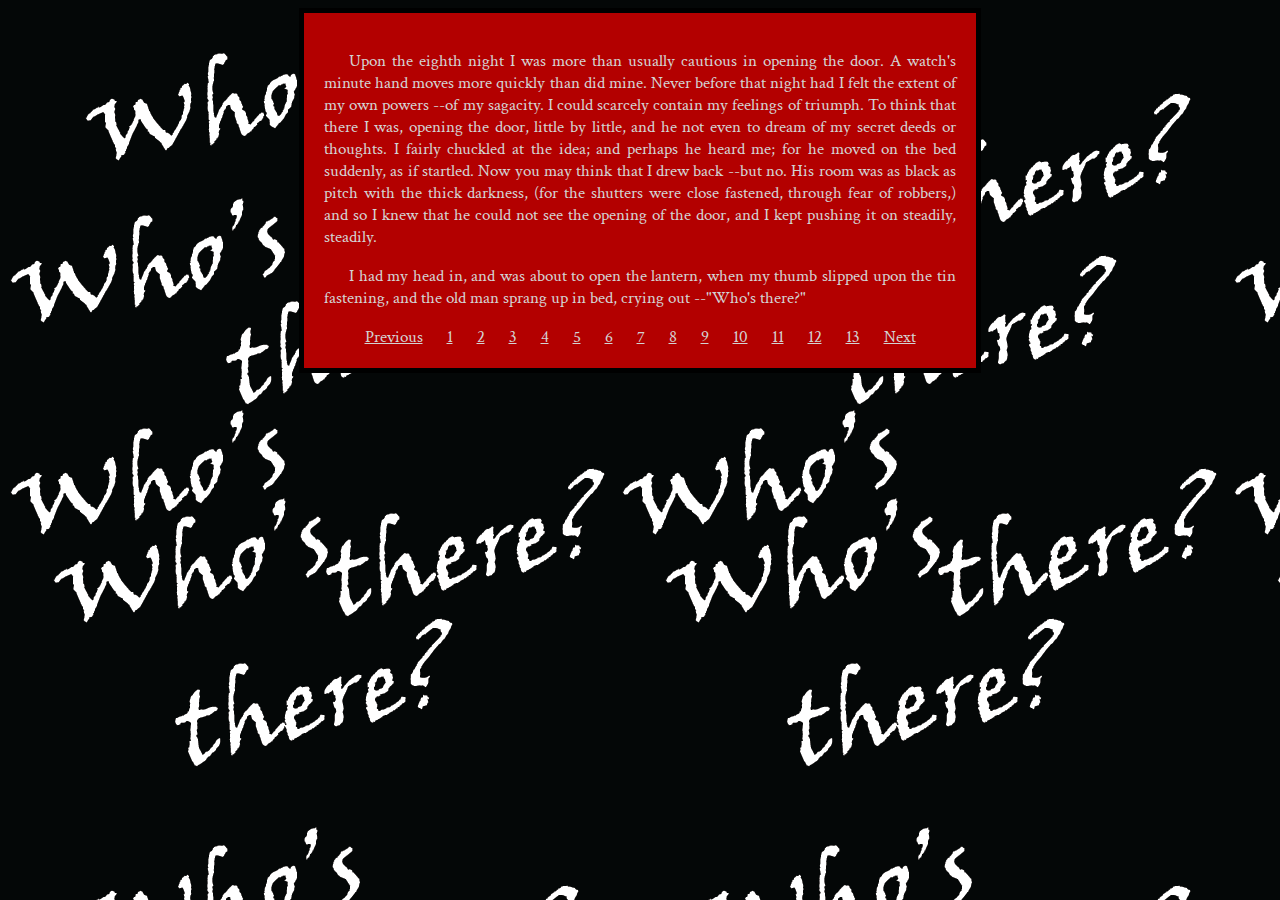
<file: core-interaction/hyperattention/3.html>
<!doctype html>
<html>
<head>
  <title>Hyper Attention</title>
  <link rel= "stylesheet" href= "styles.css"/>
  <link href="https://fonts.googleapis.com/css?family=Crimson+Text" rel="stylesheet">
  <style>
    body{
      background-image: url("pictures/whosthere.png");
    }
  </style>
</head>
<body>
  <div>
    <p>Upon the eighth night I was more than usually cautious in opening the door. A watch's minute hand moves more quickly than did mine. Never before that night had I felt the extent of my own powers --of my sagacity. I could scarcely contain my feelings of triumph. To think that there I was, opening the door, little by little, and he not even to dream of my secret deeds or thoughts. I fairly chuckled at the idea; and perhaps he heard me; for he moved on the bed suddenly, as if startled. Now you may think that I drew back --but no. His room was as black as pitch with the thick darkness, (for the shutters were close fastened, through fear of robbers,) and so I knew that he could not see the opening of the door, and I kept pushing it on steadily, steadily.</p>
    <p>I had my head in, and was about to open the lantern, when my thumb slipped upon the tin fastening, and the old man sprang up in bed, crying out --"Who's there?"</p>
      <a href="2.html">Previous</a>
      <a href="index.html">1</a>
      <a href="1.html">2</a>
      <a href="2.html">3</a>
      <a href="3.html">4</a>
      <a href="4.html">5</a>
      <a href="5.html">6</a>
      <a href="6.html">7</a>
      <a href="7.html">8</a>
      <a href="8.html">9</a>
      <a href="9.html">10</a>
      <a href="10.html">11</a>
      <a href="11.html">12</a>
      <a href="12.html">13</a>
      <a href="4.html">Next</a>
  </div>
</body>
</html>
</file>
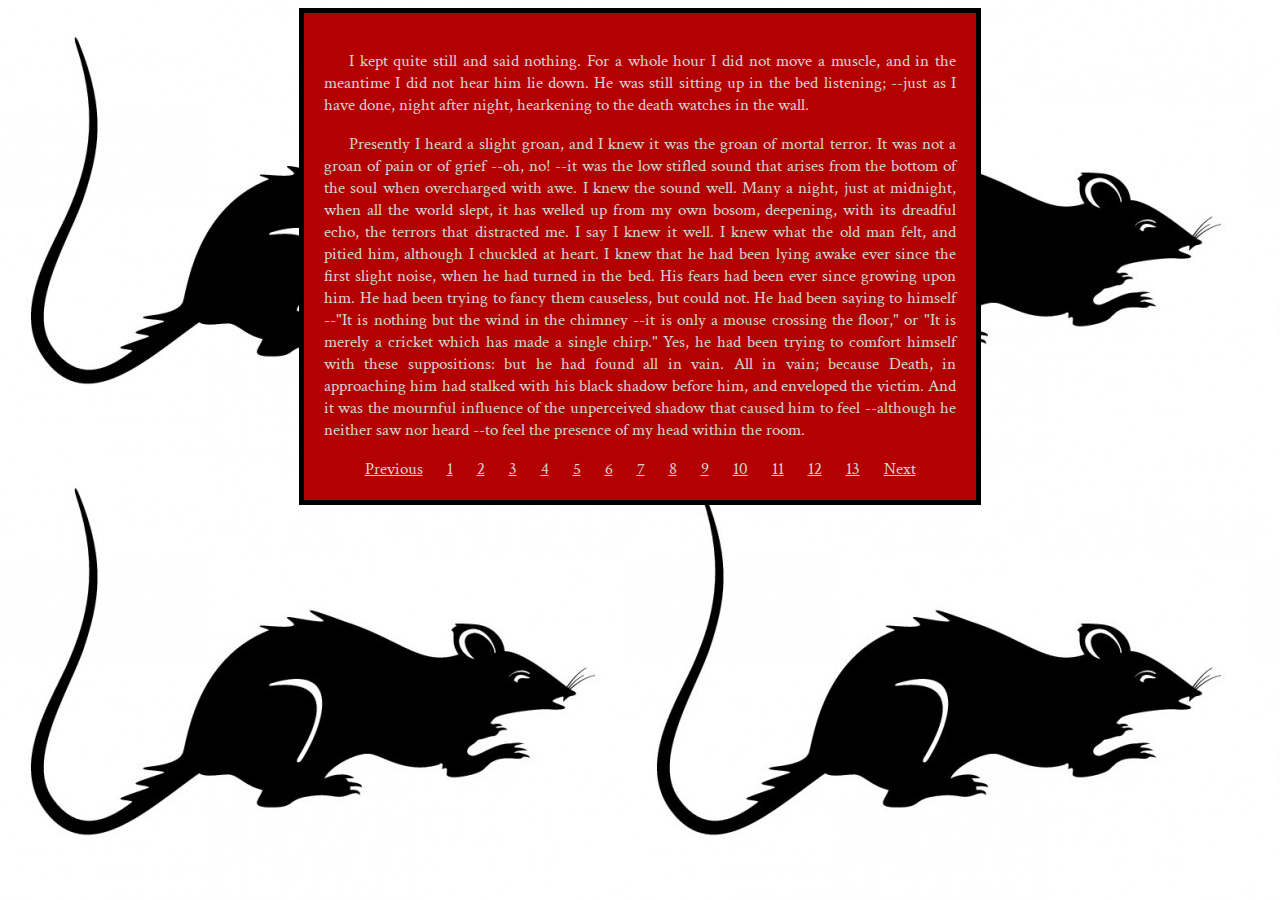
<file: core-interaction/hyperattention/4.html>
<!doctype html>
<html>
<head>
  <title>Hyper Attention</title>
  <link rel= "stylesheet" href= "styles.css"/>
  <link href="https://fonts.googleapis.com/css?family=Crimson+Text" rel="stylesheet">
  <style>
    body{
      background-image: url("pictures/rat.jpg");
    }
  </style>
</head>
<body>
  <audio autoplay>
    <source src="sounds/rat.mp3" type="audio/mpeg">
  </audio>
  
  <div>
    <p>I kept quite still and said nothing. For a whole hour I did not move a muscle, and in the meantime I did not hear him lie down. He was still sitting up in the bed listening; --just as I have done, night after night, hearkening to the death watches in the wall.</p>
    <p>Presently I heard a slight groan, and I knew it was the groan of mortal terror. It was not a groan of pain or of grief --oh, no! --it was the low stifled sound that arises from the bottom of the soul when overcharged with awe. I knew the sound well. Many a night, just at midnight, when all the world slept, it has welled up from my own bosom, deepening, with its dreadful echo, the terrors that distracted me. I say I knew it well. I knew what the old man felt, and pitied him, although I chuckled at heart. I knew that he had been lying awake ever since the first slight noise, when he had turned in the bed. His fears had been ever since growing upon him. He had been trying to fancy them causeless, but could not. He had been saying to himself --"It is nothing but the wind in the chimney --it is only a mouse crossing the floor," or "It is merely a cricket which has made a single chirp." Yes, he had been trying to comfort himself with these suppositions: but he had found all in vain. All in vain; because Death, in approaching him had stalked with his black shadow before him, and enveloped the victim. And it was the mournful influence of the unperceived shadow that caused him to feel --although he neither saw nor heard --to feel the presence of my head within the room.</p>
      <a href="3.html">Previous</a>
      <a href="index.html">1</a>
      <a href="1.html">2</a>
      <a href="2.html">3</a>
      <a href="3.html">4</a>
      <a href="4.html">5</a>
      <a href="5.html">6</a>
      <a href="6.html">7</a>
      <a href="7.html">8</a>
      <a href="8.html">9</a>
      <a href="9.html">10</a>
      <a href="10.html">11</a>
      <a href="11.html">12</a>
      <a href="12.html">13</a>
      <a href="5.html">Next</a>
  </div>
</body>
</html>
</file>
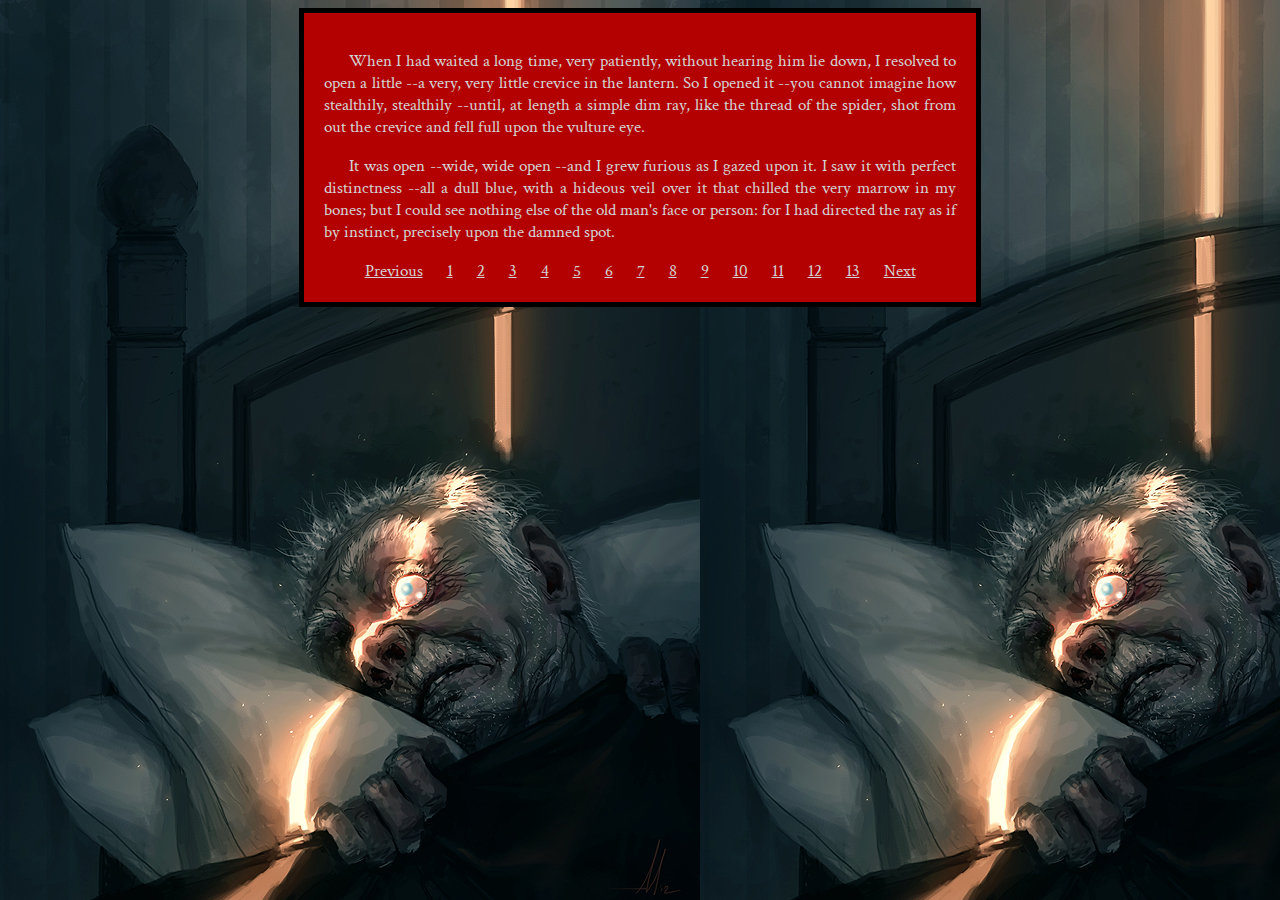
<file: core-interaction/hyperattention/5.html>
<!doctype html>
<html>
<head>
  <title>Hyper Attention</title>
  <link rel= "stylesheet" href= "styles.css"/>
  <link href="https://fonts.googleapis.com/css?family=Crimson+Text" rel="stylesheet">
  <style>
    body{
      background-image: url("pictures/light.jpg");
    }
  </style>
</head>
<body>
  <div>
    <p>When I had waited a long time, very patiently, without hearing him lie down, I resolved to open a little --a very, very little crevice in the lantern. So I opened it --you cannot imagine how stealthily, stealthily --until, at length a simple dim ray, like the thread of the spider, shot from out the crevice and fell full upon the vulture eye.</p>
    <p>It was open --wide, wide open --and I grew furious as I gazed upon it. I saw it with perfect distinctness --all a dull blue, with a hideous veil over it that chilled the very marrow in my bones; but I could see nothing else of the old man's face or person: for I had directed the ray as if by instinct, precisely upon the damned spot.</p>
      <a href="4.html">Previous</a>
      <a href="index.html">1</a>
      <a href="1.html">2</a>
      <a href="2.html">3</a>
      <a href="3.html">4</a>
      <a href="4.html">5</a>
      <a href="5.html">6</a>
      <a href="6.html">7</a>
      <a href="7.html">8</a>
      <a href="8.html">9</a>
      <a href="9.html">10</a>
      <a href="10.html">11</a>
      <a href="11.html">12</a>
      <a href="12.html">13</a>
      <a href="6.html">Next</a>
  </div>
</body>
</html>
</file>
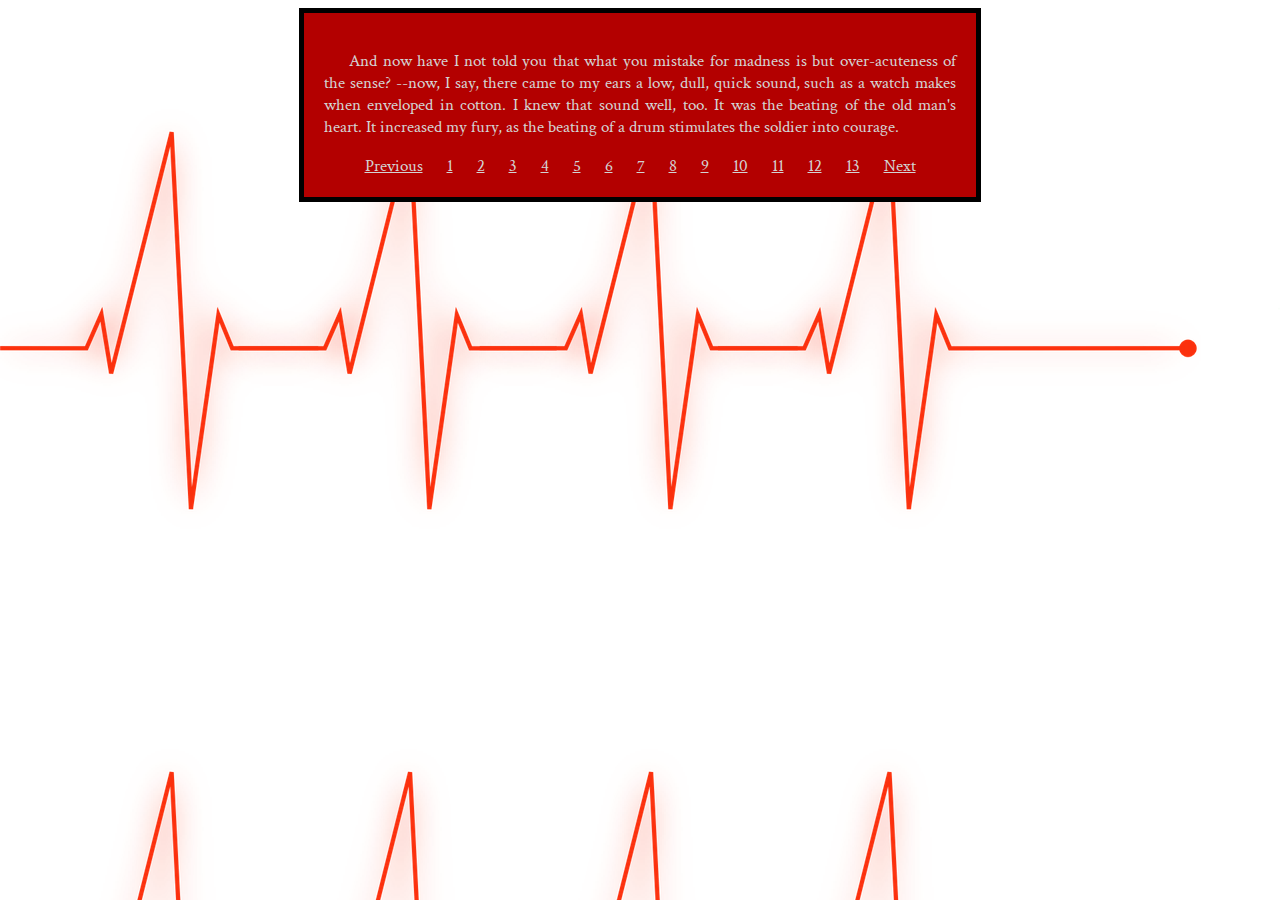
<file: core-interaction/hyperattention/6.html>
<!doctype html>
<html>
<head>
  <title>Hyper Attention</title>
  <link rel= "stylesheet" href= "styles.css"/>
  <link href="https://fonts.googleapis.com/css?family=Crimson+Text" rel="stylesheet">
  <style>
    body{
      background-image: url("pictures/heartbeat3.png");
      background-size: 100%;
    }
  </style>
</head>
<body>
  <audio autoplay loop>
    <source src="sounds/heartbeat.mp3" type="audio/mpeg">
  </audio>

  <div>
    <p>And now have I not told you that what you mistake for madness is but over-acuteness of the sense? --now, I say, there came to my ears a low, dull, quick sound, such as a watch makes when enveloped in cotton. I knew that sound well, too. It was the beating of the old man's heart. It increased my fury, as the beating of a drum stimulates the soldier into courage.</p>
      <a href="5.html">Previous</a>
      <a href="index.html">1</a>
      <a href="1.html">2</a>
      <a href="2.html">3</a>
      <a href="3.html">4</a>
      <a href="4.html">5</a>
      <a href="5.html">6</a>
      <a href="6.html">7</a>
      <a href="7.html">8</a>
      <a href="8.html">9</a>
      <a href="9.html">10</a>
      <a href="10.html">11</a>
      <a href="11.html">12</a>
      <a href="12.html">13</a>
      <a href="7.html">Next</a>
  </div>
</body>
</html>
</file>
<file: core-interaction/deepattention/styles.css>
body{
  font-family: 'Crimson Text', serif;
  background-color: #b30000;
  text-align: justify;
  font-size: 17px;
}

h1{
  text-align: center;
}

h3{
  text-align: center;
}

div{
  margin: auto;
  width: 50%;
  height: auto;
}

p{
  text-indent: 25px;
}

p:hover{
  color: #D3D3D3;
}

h1:hover{
  font-size: 80px;
}
</file>
<file: core-interaction/hyperattention/styles.css>
body{
  font-family: 'Crimson Text', serif;
  text-align: center;
  font-size: 17px;
  color: #D3D3D3;
}

h1{
  text-align: center;
}

h3{
  text-align: center;
}

a{
  color: #D3D3D3;
  padding: 10px;
}

div{
  margin: 0 auto;
  width: 50%;
  background-color: #b30000;
  padding: 20px;
  border: 5px solid black;
}

p{
  text-indent: 25px;
  text-align: justify;
}
</file>
<file: core-interaction/poster/styles.css>
body{
  background-color: #465555;
}

h1{
  font-family: 'Archivo Black', sans-serif;
  font-size: 350px;
  color: #FF6A80;
  padding: 0px;
  margin: 0px;
}

.numbers{
  position: relative;
  z-index: 1;
}

.writing{
  position: absolute;
  z-index: 2;
  padding-top: 25%;
  background-color: white;
  width: 55%;
  height: 44%;
  margin-left: 12.5%;
  margin-right: 12.5%;
  padding: 120px;
  -ms-transform: rotate(-5deg); /* IE 9 */
  -webkit-transform: rotate(-5deg); /* Safari */
  transform: rotate(-5deg); /* Standard syntax */
}

p{
  font-family: 'Rokkitt', serif;
  font-size: 45px;
}

.indent{
  text-indent: 100px;
}

.signature{
  text-indent: 450px;
}

.message{
  font-family: 'Montserrat', sans-serif;
  font-size: 18px;
  color: white;
  text-align: center;
  padding-top: 120px;
}

.brandName{
  font-family: 'Teko', sans-serif;
  font-size: 25px;
}

.letter{
  font-family: 'Teko', sans-serif;
  font-size: 40px;
}

.link{
  text-align: center;
}

a{
  font-size: 20px;
  color: #FF6A80;
}

a.hover{
  color: white;
}
</file>
<file: core-interaction/Recipe/styles.css>
body{
  text-align: center;
  color: black;
  background-image: url("Chocolate-Chip-Cookies.png");
  border: 10px solid brown;
}

h1{
  text-decoration: underline;
  font-size: 60px;
  color:
}

a{
  text-align: left;
  color: hotpink;
}

h2{
  font-size: 40px;
}

.pback{
  background-color: brown;
  margin: 0 auto;
  width: 500px;
}
</file>
<file: core-interaction/Review/styles.css>
body{
  background-color: lightgreen;
  font-size: 30px;
}

h1{
  text-align: center;
  border: 4px dotted black;
}

a{
  text-decoration-skip ink: none;
}

img{
  width:auto;
  height:auto;
}

#good {
  background-color: blue;
}

#evil {
  background-color: red;
}

.sa {
  background-color: white;
}
</file>
